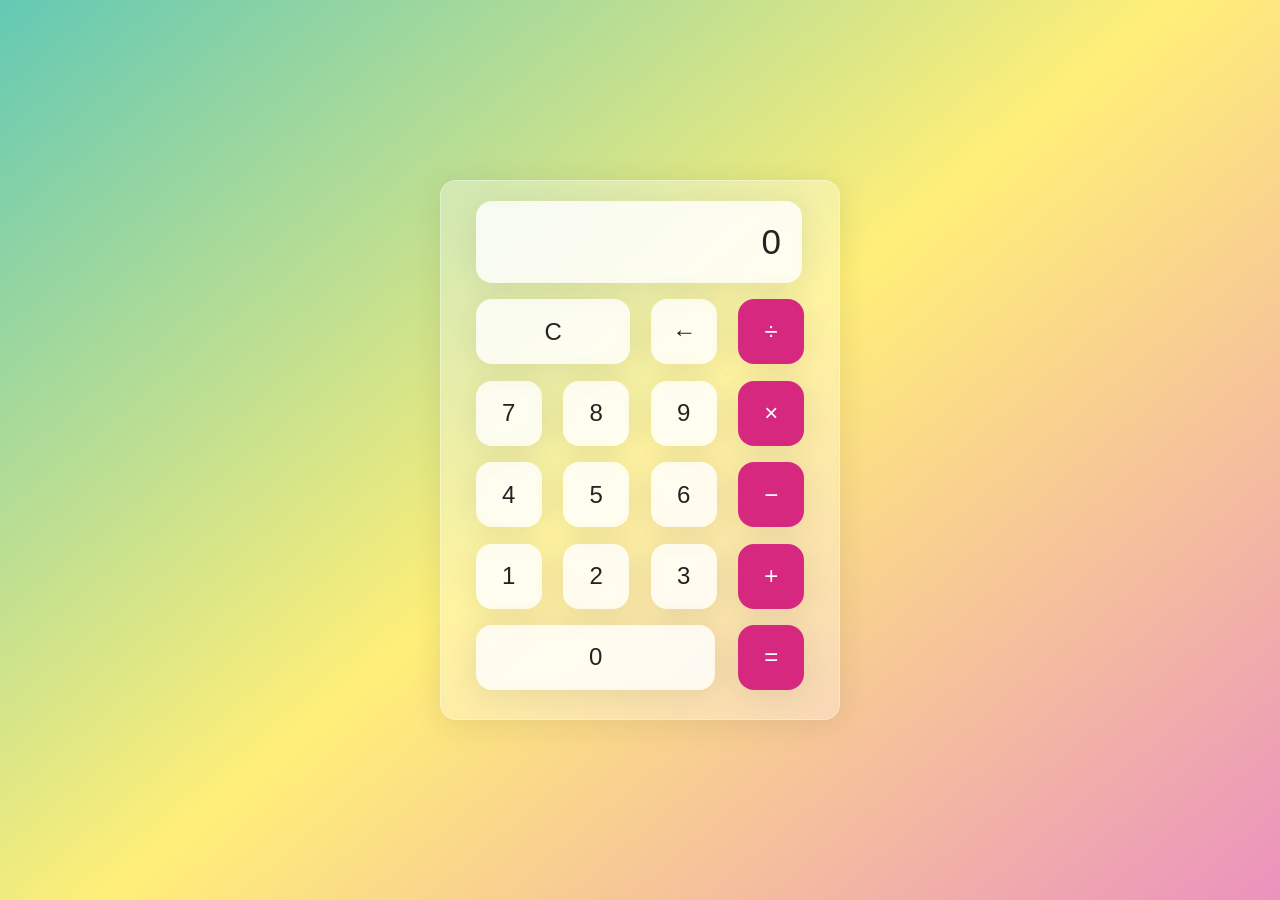
<file: Calculator/index.html>
<!DOCTYPE html>
<html lang="pt-br">
<head>
    <meta charset="UTF-8">
    <meta name="viewport" content="width=device-width, initial-scale=1.0">
    <link rel="stylesheet" href="style.css">
    <title>Calculator</title>
</head>
<body>
    <div class="wrapper">
        <section class="screen">
            0 
        </section>

        <section class="calc-buttons">
            <div class="calc-button-row">
                <button class="calc-button double">
                    C
                </button>
                <button class="calc-button">
                    &larr;
                </button>
                <button class="calc-button">
                    &divide;
                </button>
            </div>

            <div class="calc-button-row">
                <button class="calc-button">
                    7
                </button>
                <button class="calc-button">
                    8
                </button>
                <button class="calc-button">
                    9
                </button>
                <button class="calc-button">
                    &times;
                </button>
            </div>

            <div class="calc-button-row">
                <button class="calc-button">
                    4
                </button>
                <button class="calc-button">
                    5
                </button>
                <button class="calc-button">
                    6
                </button>
                <button class="calc-button">
                    &minus;
                </button>
            </div>

            <div class="calc-button-row">
                <button class="calc-button">
                    1
                </button>
                <button class="calc-button">
                    2
                </button>
                <button class="calc-button">
                    3
                </button>
                <button class="calc-button">
                    &plus;
                </button>
            </div>

            <div class="calc-button-row">
                <button class="calc-button triple">
                    0
                </button>
                <button class="calc-button">
                    &equals;
                </button>
            </div>
        </section>
    </div>
    <script src="script.js"></script>
</body>
</html>
</file>
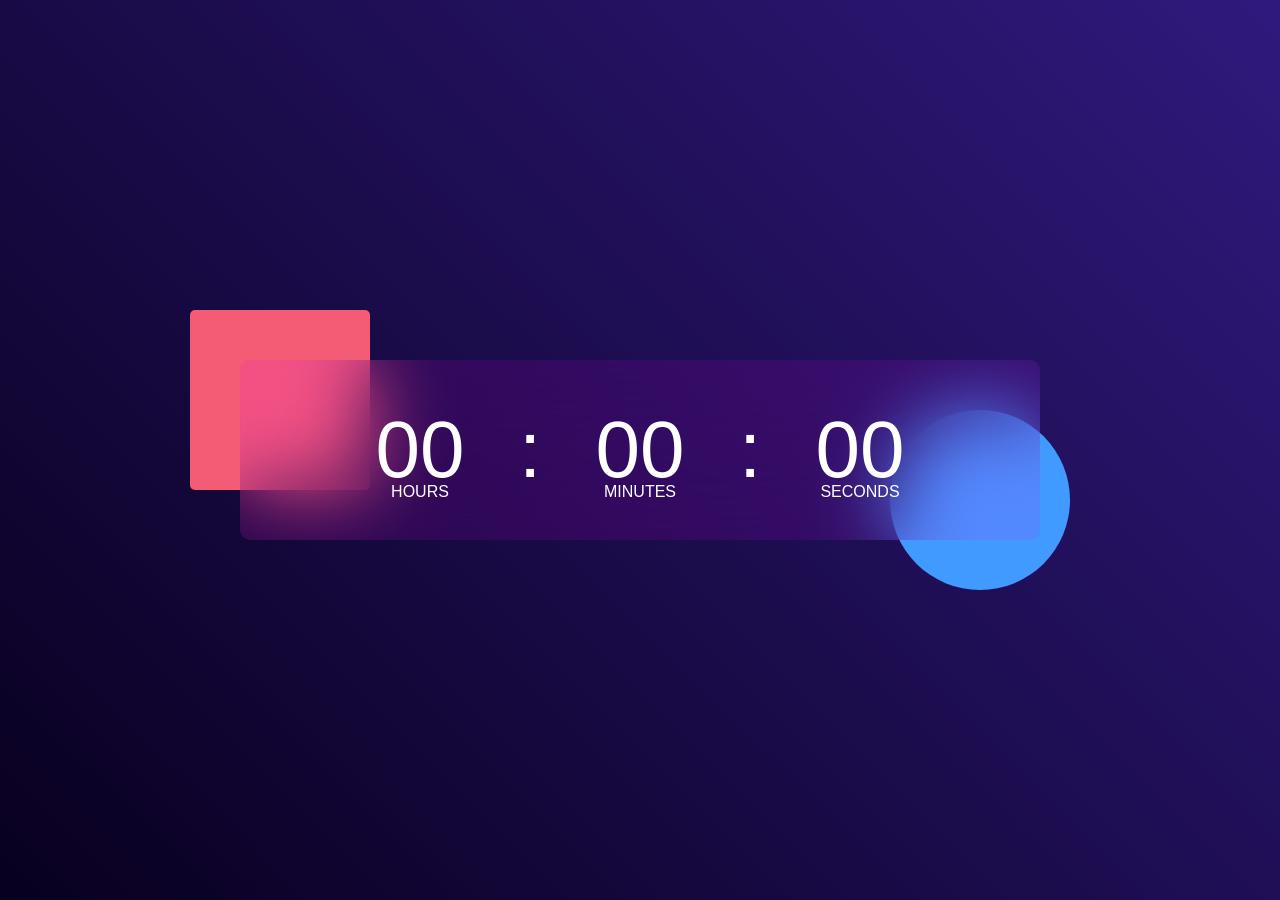
<file: Exp/clock/index.html>
<!DOCTYPE html>
<html lang="en">
<head>
    <meta charset="UTF-8">
    <meta name="viewport" content="width=device-width, initial-scale=1.0">
    <link rel="stylesheet" href="style.css">
    <title>Clock</title>
</head>
<body>
    <div class="hero">
        <div class="container">
            <div class="clock">
                <span id="hours">00</span>
                <span>:</span>
                <span id="minutes">00</span>
                <span>:</span>
                <span id="seconds">00</span>
            </div>
        </div>
    </div>
</body>
</html>
</file>
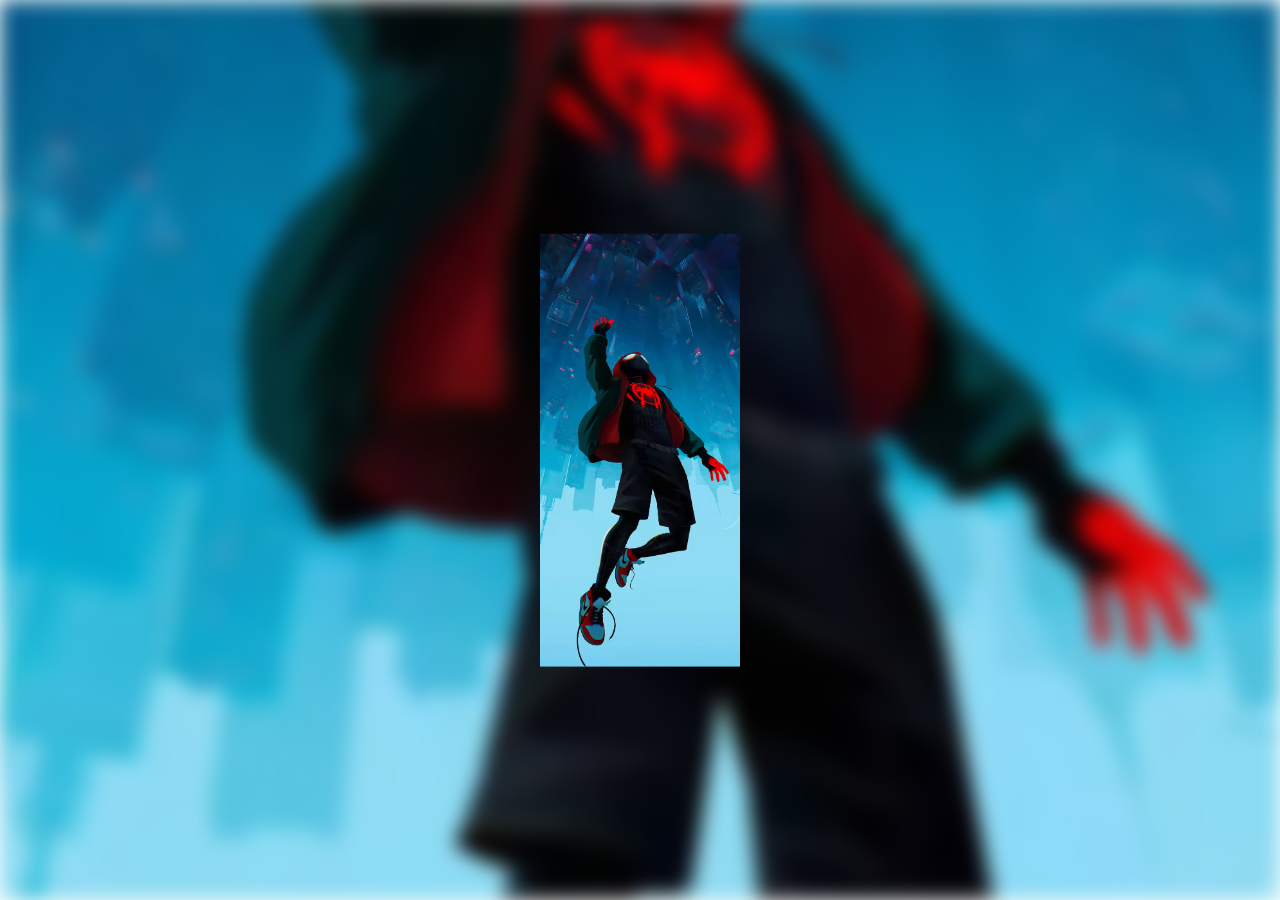
<file: Exp/filter_img/index.html>
<!DOCTYPE html>
<html lang="en">

<head>
    <meta charset="UTF-8">
    <meta name="viewport" content="width=device-width, initial-scale=1.0">
    <link rel="stylesheet" href="style.css">
    <title>Filter</title>
</head>

<body>
    <div class="image">
        <img src="assets/images/spider.jpg" alt="">
    </div>
</body>

</html>
</file>
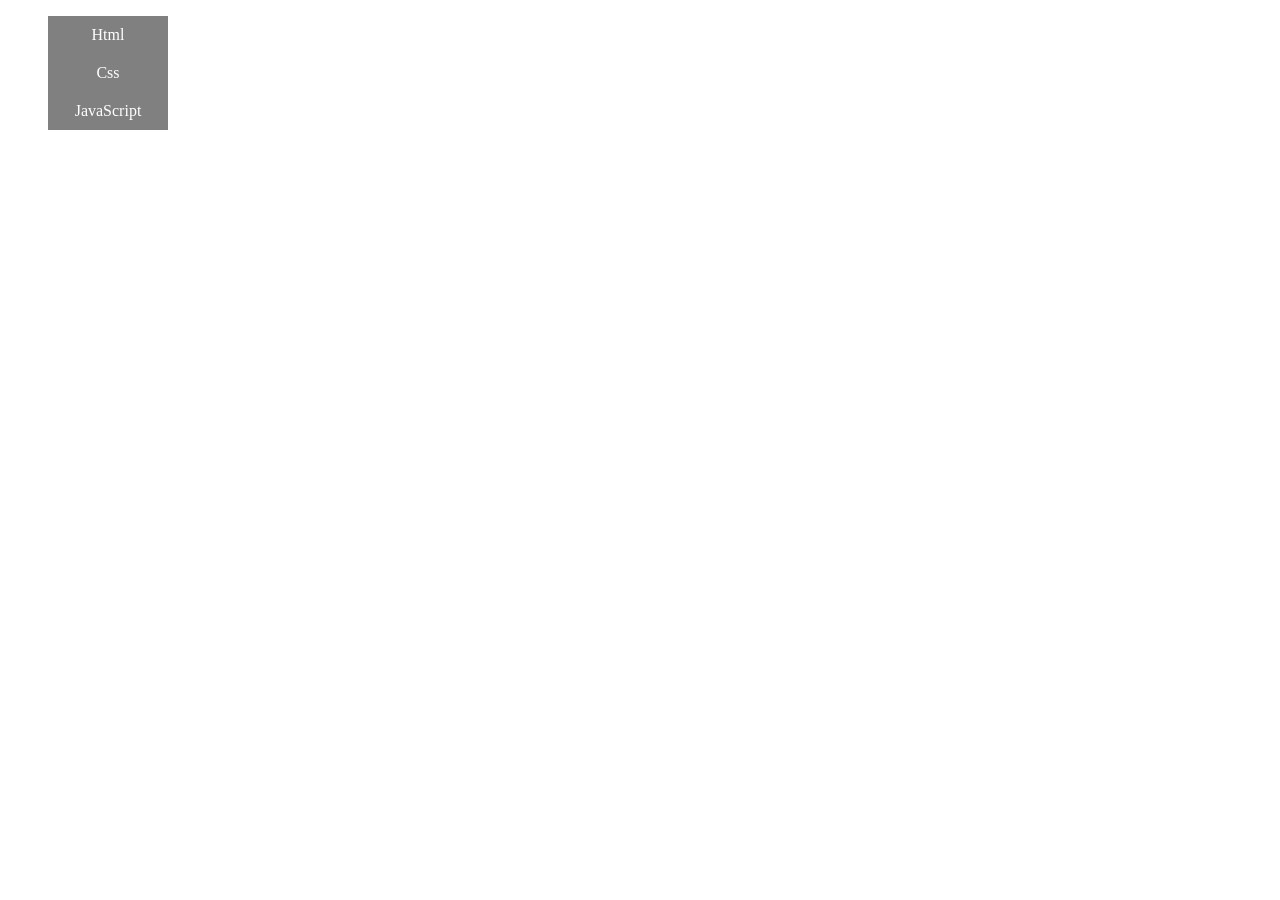
<file: Exp/navelement/index.html>
<!DOCTYPE html>
<html lang="en">
<head>
    <meta charset="UTF-8">
    <meta name="viewport" content="width=device-width, initial-scale=1.0">
    <link rel="stylesheet" href="style.css">
    <title>NavElement</title>
</head>
<body>
    <ul>
        <li class="navelement">Html</li>
        <li class="navelement">Css</li>
        <li class="navelement">JavaScript</li>
    </ul>
</body>
</html>
</file>
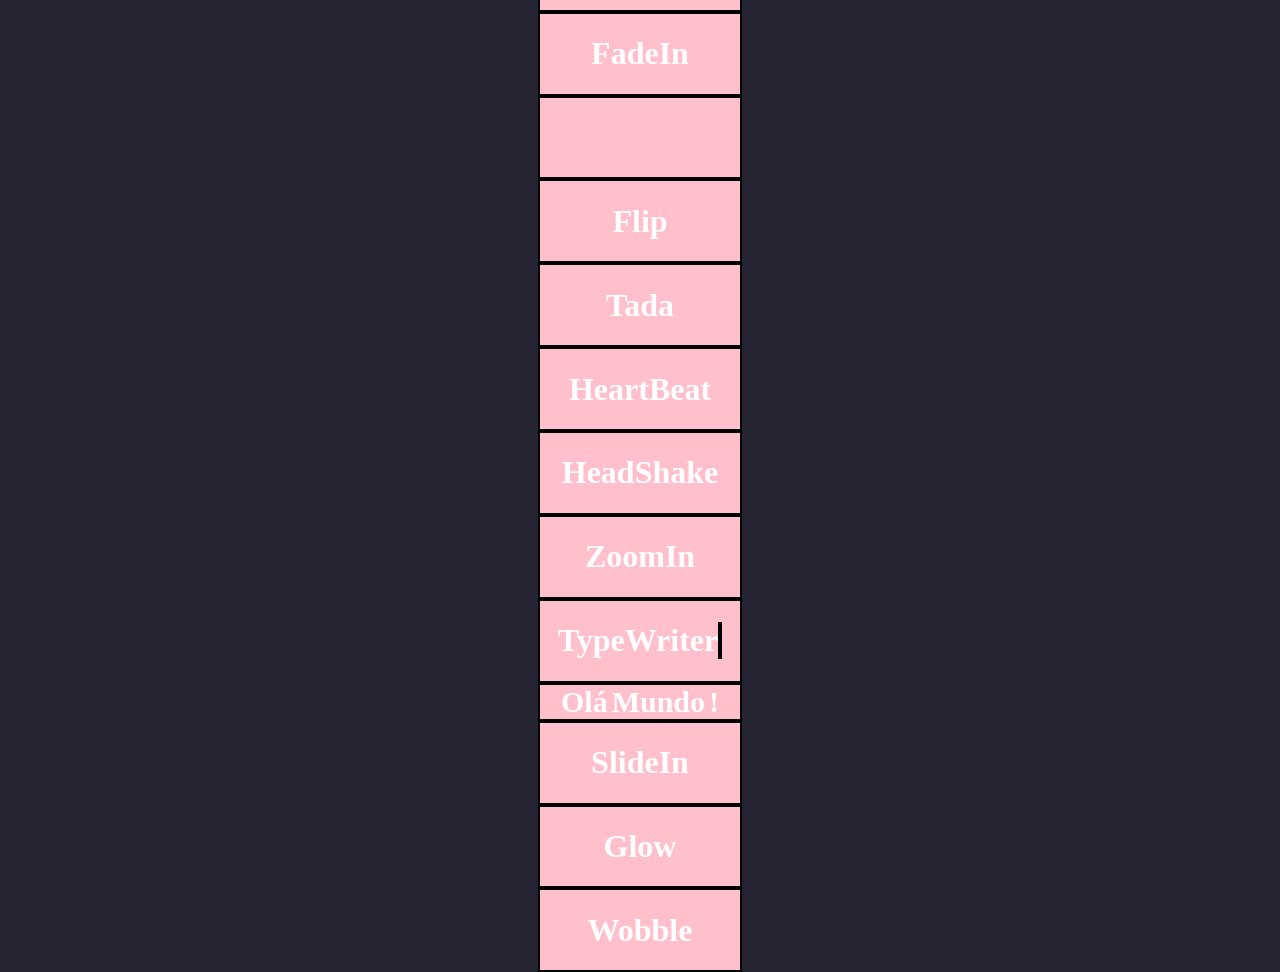
<file: Exp/textanimations/index.html>
<!DOCTYPE html>
<html lang="en">

<head>
    <meta charset="UTF-8">
    <meta name="viewport" content="width=device-width, initial-scale=1.0">
    <link rel="stylesheet" href="style.css">
    <title>Text Animationss</title>
</head>

<body>
    <div class="main">
        <div class="container">
            <h1 class="animate-bounce">Bounce</h1>
        </div>
        <div class="container">
            <h1 class="animate-fadeIn">FadeIn</h1>
        </div>
        <div class="container">
            <h1 class="animate-fadeOut">FadeOut</h1>
        </div>
        <div class="container">
            <h1 class="animate-flip">Flip</h1>
        </div>
        <div class="container">
            <h1 class="animate-tada">Tada</h1>
        </div>
        <div class="container">
            <h1 class="animate-heartBeat">HeartBeat</h1>
        </div>
        <div class="container">
            <h1 class="animate-headShake">HeadShake</h1>
        </div>
        <div class="container">
            <h1 class="animate-zoomIn">ZoomIn</h1>
        </div>
        <div class="container">
            <h1 class="animate-typeWriter">TypeWriter</h1>
        </div>
        <div class="container">
            <div class="animate-fade-word">
                <span>Olá</span> <span>Mundo</span> <span>!</span>
            </div>
        </div>
        <div class="container">
            <h1 class="animate-slide-in">SlideIn</h1>
        </div>
        <div class="container">
            <h1 class="animate-glow">Glow</h1>
        </div>
        <div class="container">
            <h1 class="animate-wobble">Wobble</h1>
        </div>
    </div>
</body>

</html>
</file>
<file: Calculator/style.css>
html{
    box-sizing: border-box;
    height: 100%;
}

*,
*::before,
*::after{
    box-sizing: inherit;
    margin: 0;
    padding: 0;
}

body{
    align-items: center;
    background: linear-gradient(320deg, #eb92be, #ffef78, #63c9b4);
    display: flex;
    font-family: 'Dosis', sans-serif;
    font-display: swap;
    height: inherit;
    justify-content: center;
}

.wrapper{
    backdrop-filter: blur(5.5px);
    -webkit-backdrop-filter: blur(5.5px);
    border-radius: 16px;
    box-shadow: 0 4px 30px rgba(35, 35, 35, 0.1);
    color: #232323;
    backdrop-filter: blur(4px);
    -webkit-backdrop-filter: blur(4px);
    background: rgba(255, 255, 255, 0.30);
    border: 1px solid rgba(255, 255, 255, 0.34);
    flex-basis: 400px;
    height: 540px;
    padding: 20px 35px;
}

.screen{
    backdrop-filter: blur(5.5px);
    -webkit-backdrop-filter: blur(5.5px);
    background: rgba(255, 255, 255, 0.75);
    border: 1px solid rgba(255, 255, 255, 0.01);
    border-radius: 16px;
    box-shadow: 0 4px 30px rgba(35, 35, 35, 0.1);
    color: #232323;
    font-size: 35px;
    overflow: auto;
    padding: 20px;
    text-align: right;
    width: 326px;
}

.calc-button-row{
    display: flex;
    justify-content: space-between;
    margin: 5% 0;
}

.calc-button{
    backdrop-filter: blur(5.5px);
    -webkit-backdrop-filter: blur(5.5px);
    background: rgba(255, 255, 255, 0.75);
    border: 1px solid rgba(255, 255, 255, 0.01);
    border-radius: 16px;
    box-shadow: 0 4px 30px rgba(35, 35, 35, 0.1);
    color: #232323;
    flex-basis: 20%;
    font-family: inherit;
    font-size: 24px;
    height: 65px;
}

.calc-button:last-child{
    backdrop-filter: blur(5.5px);
    -webkit-backdrop-filter: blur(5.5px);
    background: rgba(255, 255, 255, 0.75);
    border: 1px solid rgba(255, 255, 255, 0.01);
    border-radius: 16px;
    box-shadow: 0 4px 30px rgba(35, 35, 35, 0.1);
    color: #fff;
    background: #d72880;
}

.calc-button:last-child:hover{
    background-color: inherit;
    color: inherit;
}

.calc-button:hover{
    background-color: inherit;
}

.calc-button:active{
    background-color: #ffef78;
}

.double{
    flex-basis: 47%;
}

.triple{
    flex-basis: 73%;
}
</file>
<file: Exp/clock/style.css>
* {
    margin: 0;
    padding: 0;
    font-family: 'Franklin Gothic Medium', 'Arial Narrow', Arial, sans-serif;
    box-sizing: border-box;
}

body {
    font-family: "Popping" serif;
    font-weight: 400;
}

@font-face {
    font-family: "Poppins";
    src: url(../assets/fonts/Poppins-Regular.woff) format("woff");
    font-display: swap;
    font-weight: 400;
    font-style: normal;
}

.hero {
    width: 100%;
    min-height: 100vh;
    background: linear-gradient(45deg, #08001f, #30197d);
    color: #fff;
    position: relative;
}

.container {
    width: 800px;
    height: 180px;
    position: absolute;
    top: 50%;
    left: 50%;
    transform: translate(-50%, -50%);
}

.container::before {
    content: "";
    width: 180px;
    height: 180px;
    background: #f45b75;
    border-radius: 5px;
    position: absolute;
    left: -50px;
    top: -50px;
    z-index: -1;
}

.container::after {
    content: "";
    width: 180px;
    height: 180px;
    background: #419aff;
    border-radius: 50%;
    position: absolute;
    right: -30px;
    bottom: -50px;
    z-index: -1;
}

.clock {
    width: 100%;
    height: 100%;
    background: rgba(235, 0, 255, 0.11);
    border-radius: 10px;
    display: flex;
    align-items: center;
    justify-content: center;
    backdrop-filter: blur(40px);
}

.clock span {
    font-size: 80px;
    width: 110px;
    display: inline-block;
    text-align: center;
    position: relative;
}

.clock span::after {
    font-size: 16px;
    position: absolute;
    bottom: -5px;
    left: 50%;
    transform: translateX(-50%);
}

#hours::after {
    content: 'HOURS';
}

#minutes::after {
    content: 'MINUTES';
}

#seconds::after {
    content: 'SECONDS';
}
</file>
<file: Exp/filter_img/style.css>
img{
    width: 200px;
    position: fixed;
    top: 50%;
    left: 50%;
    transform: translate(-50%, -50%);
}   

.image::before{
    content: "";
    background: url('assets/images/spider.jpg');
    background-size: cover;
    background-position: center center;
    filter: blur(10px);
    position: absolute;
    top: 0;
    left: 0;
    width: 100%;
    height: 100%;
    z-index: -1;
}
</file>
<file: Exp/navelement/style.css>
.navelement{
    display: block;
    background-color: gray;
    color: white;
    width: 100px;
    padding: 10px;
    text-align: center;
    transition-duration: 0.7s;
}

.navelement:hover{
    background-color: lightsteelblue;
    color: blue;
    transform: translateX(20px);
}
</file>
<file: Exp/textanimations/style.css>
body {
    margin: auto 0;
    background-color: #252432;
}

.main {
    display: flex;
    justify-content: center;
    align-items: center;
    flex-direction: column;
    height: 100vh;
}

.container {
    display: flex;
    align-items: center;
    justify-content: center;
    height: 100px;
    width: 200px;
    border: solid 2px black;
    background-color: pink;
}

.animate-bounce {
    color: white;
    animation: bounce 2s infinite;
}

.animate-fadeIn {
    color: white;
    animation: fadeIn 2s ease-in infinite forwards;
}

.animate-fadeOut {
    color: white;
    animation: fadeOut 2s ease-in infinite forwards;
}

.animate-flip {
    color: white;
    animation: flip 1s ease-in-out infinite forwards;
    transform-style: preserve-3d;
}

.animate-tada {
    color: white;
    animation: tada 1s ease-in-out infinite forwards;
}

.animate-heartBeat {
    color: white;
    animation: heartBeat 1s ease-in-out infinite forwards;
}

.animate-headShake {
    color: white;
    animation: headShake 1s ease-in-out infinite forwards;
}

.animate-zoomIn {
    color: white;
    animation: zoomIn 1s ease-in-out infinite forwards;
}

.animate-typeWriter {
    color: white;
    overflow: hidden;
    border-right: 0.15em solid #000;
    white-space: nowrap;
    animation: typing 3s steps(30, end), blink-caret 0.75s step-end infinite;
}

.animate-fade-word span {
    color: white;
    font-weight: bold;
    font-size: 30px;
    opacity: 0;
    display: inline-block;
    animation: fade 1s forwards infinite;
}

.animate-fade-word span:nth-child(1) {
    animation-delay: 0s;
}

.animate-fade-word span:nth-child(2) {
    animation-delay: 0.2s;
}

.animate-fade-word span:nth-child(3) {
    animation-delay: 0.4s;
}

.animate-slide-in {
    color: white;
    transform: translateX(-100%);
    opacity: 0;
    animation: slideIn 1s forwards infinite;
}

.animate-glow {
    animation: glow 1.5s ease-in-out infinite alternate;
    color: #fff;
}

.animate-wobble {
    color: white;
    display: inline-block;
    animation: wobble 1s infinite;
  }

@keyframes bounce {

    0%,
    20%,
    50%,
    80%,
    100% {
        transform: translateY(0);
    }

    40% {
        transform: translateY(-30px);
    }

    60% {
        transform: translateY(-15px);
    }
}

@keyframes fadeIn {
    from {
        opacity: 0;
    }

    to {
        opacity: 1;
    }
}

@keyframes fadeOut {
    from {
        opacity: 1;
    }

    to {
        opacity: 0;
    }
}

@keyframes flip {
    0% {
        transform: rotateY(0deg) scale(1);
    }

    50% {
        transform: rotateY(180deg) scale(1.2);
    }

    100% {
        transform: rotateY(0deg) scale(1);
    }
}

@keyframes tada {
    0% {
        transform: scale(1);
    }

    10%,
    20% {
        transform: scale(0.9) rotate(-3deg);
    }

    30%,
    50%,
    70%,
    90% {
        transform: scale(1.1) rotate(3deg);
    }

    40%,
    60%,
    80% {
        transform: scale(1.1) rotate(-3deg);
    }

    100% {
        transform: scale(1) rotate(0);
    }
}

@keyframes heartBeat {
    0% {
        transform: scale(1);
        transform-origin: center center;
        animation-timing-function: ease-out;
    }

    10% {
        transform: scale(1.1);
        animation-timing-function: ease-in;
    }

    17% {
        transform: scale(1);
        animation-timing-function: ease-out;
    }

    33% {
        transform: scale(1.1);
        animation-timing-function: ease-in;
    }

    45% {
        transform: scale(1);
        animation-timing-function: ease-out;
    }
}

@keyframes headShake {
    0% {
        transform: translateX(0);
    }

    6.5% {
        transform: translateX(-6px) rotateY(-9deg);
    }

    18.5% {
        transform: translateX(5px) rotateY(7deg);
    }

    31.5% {
        transform: translateX(-3px) rotateY(-5deg);
    }

    43.5% {
        transform: translateX(2px) rotateY(3deg);
    }

    50% {
        transform: translateX(0);
    }
}

@keyframes zoomIn {
    0% {
        transform: scale(0.3);
        opacity: 0;
    }

    50% {
        opacity: 1;
    }

    100% {
        transform: scale(1);
        opacity: 1;
    }
}



@keyframes typing {
    from {
        width: 0
    }

    to {
        width: 100%
    }
}

@keyframes blink-caret {

    from,
    to {
        border-color: transparent
    }

    50% {
        border-color: black
    }
}

@keyframes fade {
    to {
        opacity: 1;
        transform: translateY(0);
    }
}

@keyframes slideIn {
    to {
        transform: translateX(0);
        opacity: 1;
    }
}

@keyframes glow {
    from {
        text-shadow: 0 0 5px #00f, 0 0 10px #00f;
    }

    to {
        text-shadow: 0 0 20px #00f, 0 0 30px #00f;
    }
}

@keyframes wobble {

    0%,
    100% {
        transform: rotate(0deg);
    }

    25% {
        transform: rotate(3deg);
    }

    50% {
        transform: rotate(-3deg);
    }

    75% {
        transform: rotate(2deg);
    }
}
</file>
